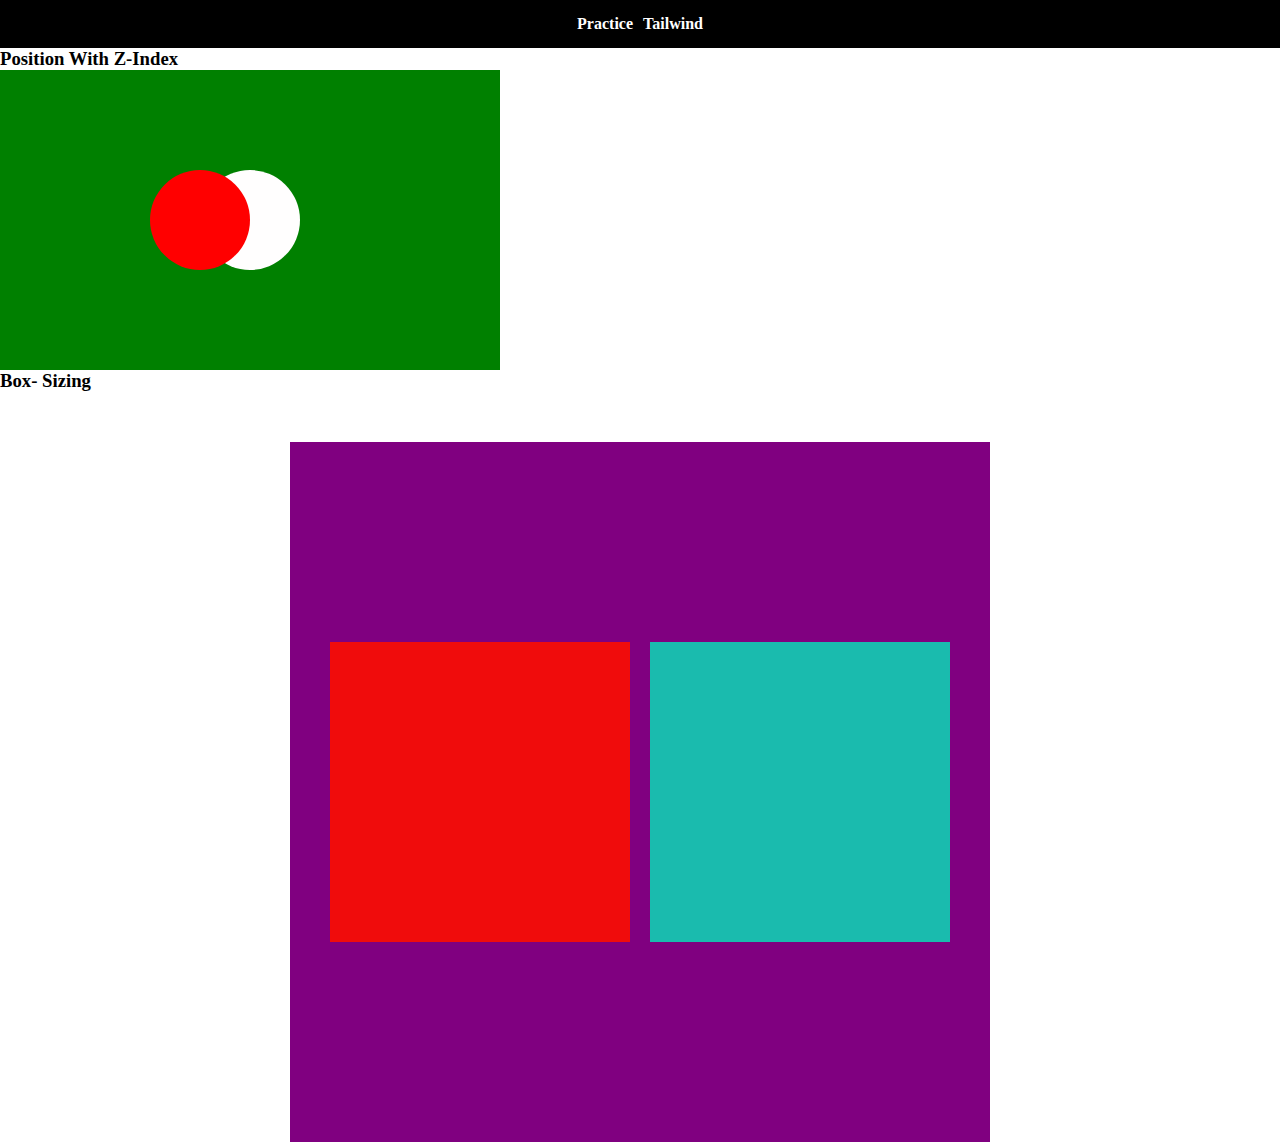
<file: index.html>
<!DOCTYPE html>
<html lang="en">
  <head>
    <meta charset="UTF-8" />
    <meta name="viewport" content="width=device-width, initial-scale=1.0" />
    <title>Document</title>
    <link rel="stylesheet" href="./index.css" />
  </head>

  <body>
<nav>
<ul>
  <li><a href="./project.html">Practice</a></li>
  <li><a href="./index-tw.html">Tailwind</a></li>
  
</ul>

</nav>




    <h3>Position With Z-Index</h3>
    <div class="flag_green">
      <div class="flag_rounded_red"></div>
      <div class="flag_rounded_white"></div>
      <div class="circle"></div>
    </div>
    <h3>Box- Sizing</h3>
    <div class="container">
      <div class="box_1"></div>
      <div class="box_2"></div>
    </div>
  </body>
</html>
</file>
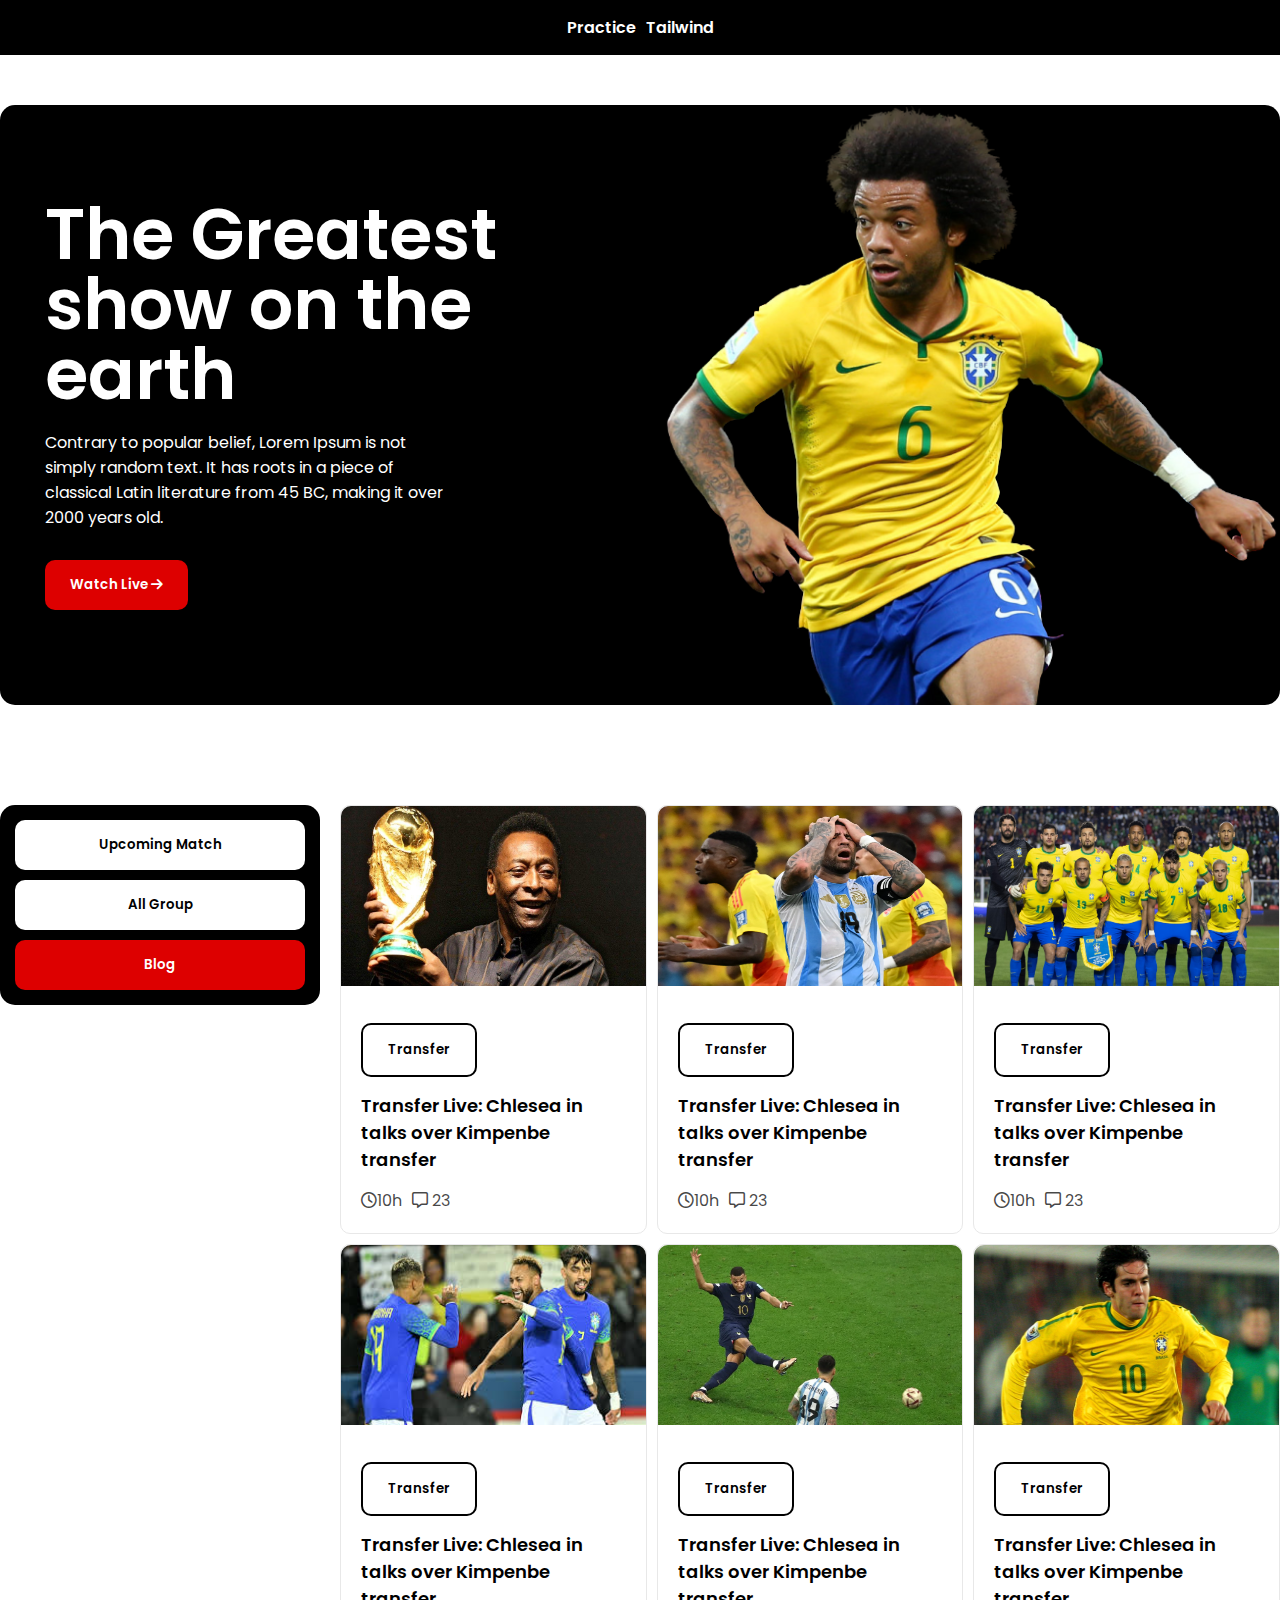
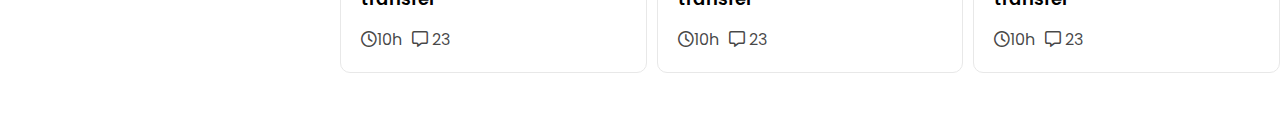
<file: project.html>
<!DOCTYPE html>
<html lang="en">
  <head>
    <meta charset="UTF-8" />
    <meta name="viewport" content="width=device-width, initial-scale=1.0" />
    <title>World Cup 2025</title>
    <!-- Google Font -->
    <link rel="preconnect" href="https://fonts.googleapis.com" />
    <link rel="preconnect" href="https://fonts.gstatic.com" crossorigin />
    <link
      href="https://fonts.googleapis.com/css2?family=Poppins:ital,wght@0,100;0,200;0,300;0,400;0,500;0,600;0,700;0,800;0,900;1,100;1,200;1,300;1,400;1,500;1,600;1,700;1,800;1,900&display=swap"
      rel="stylesheet"
    />
    <link rel="stylesheet" href="./project.css" />
    <!-- font awesome cdn -->
    <link
      rel="stylesheet"
      href="https://cdnjs.cloudflare.com/ajax/libs/font-awesome/6.7.2/css/all.min.css"
      integrity="sha512-Evv84Mr4kqVGRNSgIGL/F/aIDqQb7xQ2vcrdIwxfjThSH8CSR7PBEakCr51Ck+w+/U6swU2Im1vVX0SVk9ABhg=="
      crossorigin="anonymous"
      referrerpolicy="no-referrer"
    />
   
  </head>
  <body>
    <!-- nav -->
<nav>
<ul>
  <li><a href="./project.html">Practice</a></li>
  <li><a href="./index-tw.html">Tailwind</a></li>
  
</ul>

</nav>







      <section class="banner container">
        <div class="banner_left">
          <h2>The Greatest <br />show on the <br />earth</h2>
          <p>
            Contrary to popular belief, Lorem Ipsum is not simply random text.
            It has roots in a piece of classical Latin literature from 45 BC,
            making it over 2000 years old.
          </p>
          <button class="btn">
            Watch Live <i class="fa-solid fa-arrow-right"></i>
          </button>
        </div>

        <div class="banner_right">
          <img src="./assets/img/banner/banner-img.png" alt="" />
        </div>
      </section>
      <main>
<section class="upcoming_matches container">
<div class="upcoming_matches_left">
<button class="btn">Upcoming Match</button>
<button class="btn">All Group</button>
<button class="btn">Blog</button>

</div>
<div class="upcoming_matches_right">
<div class="card">
  <img src="./assets/img/matches/matches_1.jpg" alt="">
<div class="card_body">
    <button class="btn">Transfer</button>
  <h2>Transfer Live: Chlesea in talks over Kimpenbe transfer</h2>
  <div class="card_bottom">
    <span> <i class="fa-regular fa-clock"></i>10h </span>
    <span> <i class="fa-regular fa-message"></i> 23</span>
</div>
  </div>
</div> 
<div class="card">
  <img src="./assets/img/matches/matches_2.webp" alt="">
<div class="card_body">
    <button class="btn">Transfer</button>
  <h2>Transfer Live: Chlesea in talks over Kimpenbe transfer</h2>
  <div class="card_bottom">
    <span> <i class="fa-regular fa-clock"></i>10h </span>
    <span> <i class="fa-regular fa-message"></i> 23</span>
</div>
  </div>
</div> 
<div class="card">
  <img src="./assets/img/matches/matches_3.jpg" alt="">
<div class="card_body">
    <button class="btn">Transfer</button>
  <h2>Transfer Live: Chlesea in talks over Kimpenbe transfer</h2>
  <div class="card_bottom">
    <span> <i class="fa-regular fa-clock"></i>10h </span>
    <span> <i class="fa-regular fa-message"></i> 23</span>
</div>
  </div>
</div> 
<div class="card">
  <img src="./assets/img/matches/matches_4.jpeg" alt="">
<div class="card_body">
    <button class="btn">Transfer</button>
  <h2>Transfer Live: Chlesea in talks over Kimpenbe transfer</h2>
  <div class="card_bottom">
    <span> <i class="fa-regular fa-clock"></i>10h </span>
    <span> <i class="fa-regular fa-message"></i> 23</span>
</div>
  </div>
</div> 
<div class="card">
  <img src="./assets/img/matches/matches_5.webp" alt="">
<div class="card_body">
    <button class="btn">Transfer</button>
  <h2>Transfer Live: Chlesea in talks over Kimpenbe transfer</h2>
  <div class="card_bottom">
    <span> <i class="fa-regular fa-clock"></i>10h </span>
    <span> <i class="fa-regular fa-message"></i> 23</span>
    
</div>
  </div>
</div> 
<div class="card">
  <img src="./assets/img/matches/matches_6.jpg" alt="">
<div class="card_body">
    <button class="btn">Transfer</button>
  <h2>Transfer Live: Chlesea in talks over Kimpenbe transfer</h2>
  <div class="card_bottom">
    <span> <i class="fa-regular fa-clock"></i>10h </span>
    <span> <i class="fa-regular fa-message"></i> 23</span>
</div>
  </div>
</div> 
</div>







</section>









      </main>








  </body>
</html>
</file>
<file: index.css>
*{
  padding: 0px;
  margin: 0px;
}

nav ul {
  display: flex;
  list-style: none;
  gap: 10px  ;
  justify-content: center;

}
nav {
  background-color: black;
  padding: 15px 0;
  font-weight: 600;
}
nav ul li a {
  color: white;
  text-decoration: none;
}
nav ul li a:hover{
  color: purple;
  transition: 0.5s;
}
.container {
  height: 700px;
  width: 700px;
  background-color: purple;
  margin: auto;
  gap: 20px;

  /***** Using Flex *****/

  display: flex;
  justify-content: center;
  align-items: center;
  margin-top: 50px;
  /* **** Using Grid ****
display: grid;
place-content: center;

/* Using Position and transform 
position: relative; */
}
.box_1 {
  width: 300px;
  height: 300px;
  background-color: rgb(240, 12, 12);

  /* position: absolute;
    top: 50%;
    left: 50%;
    transform: translate(-50% , -50%); */
}
.box_2 {
  width: 300px;
  height: 300px;
  background-color: rgb(26, 187, 174);
}
.flag_green {
  height: 300px;
  width: 500px;
  background-color: green;
  position: relative;
}
.flag_rounded_red {
  height: 100px;
  width: 100px;
  background-color: red;
  border-radius: 50%;
  position: absolute;
  top: 50%;
  left: 40%;
  transform: translate(-50%, -50%);
  z-index: 3;
}
.flag_rounded_white {
  height: 100px;
  width: 100px;
  background-color: rgb(255, 254, 254);
  border-radius: 50%;
  position: absolute;
  top: 50%;
  left: 50%;
  transform: translate(-50%, -50%);
  z-index: 2;
}
</file>
<file: project.css>
*{
    box-sizing: border-box;
    padding: 0;
    margin: 0;
    font-family: "Poppins", sans-serif;
}
.container{
    max-width: 1280px;
    margin: auto;
}
.btn{
    background-color: #dd0000;
    padding: 15px 25px;
    border-radius: 10px;
    font-weight: 600;
    color: white;
    border: none;
}

/* Animation */
@keyframes banner_animation {
    0%{
opacity: 0;
transform: translate(-20px);
    }
50%{
opacity: 0.5;
transform: translate(-10px);
}
100%{
opacity: 1;
transform: translate(0px);
}
}

/* Animation_player  */
@keyframes banner_animation_player {
    0%{
opacity: 0.5;
transform: translate(-20px);
    }
50%{
opacity: 0.7;
transform: translate(-10px);
}
100%{
opacity: 1;
transform: translate(0px);
}
}




/* Custom style */
.banner{
    display: flex;
    align-items: center;
    background-color: black;
    color: white;
    border-radius: 15px;
    margin: 50px auto ;

animation: banner_animation 0.7s ease-out forwards ;

}
.banner_left h2 {
    font-size: 70px;
    font-weight: 600;
    line-height: 70px;
}
.banner_left p {
font-size: 16px;
color: #FFFFFF;
max-width: 65%;
margin-top: 20px;
margin-bottom: 30px;
margin-left: 0;
margin-right: 0;
}
.banner_left{
    padding-left: 45px;
    flex: 1;
}
img{
    max-width: 100%;
}
.banner_right {
    flex: 1;
}
.banner_right img {
    display: block;
    animation: banner_animation_player 1s ease-in infinite;
}
/* Upcoming matches */
.upcoming_matches{
    display: flex;
  
    padding: 50px 0;
    gap: 20px;
}
.upcoming_matches_left{
background-color: black;
width: 25%;
display: flex;
flex-direction: column;
gap: 10px;
padding: 15px;
border-radius: 15px;
height: fit-content;
}

.upcoming_matches_left .btn:nth-child(1) ,
.upcoming_matches_left .btn:nth-child(2) 
{ background-color: white;
    color: black;}


.upcoming_matches_right{
display: grid;
grid-template-columns: repeat(3,1fr);
flex: 1;
gap: 10px;
}
.upcoming_matches_right .card{
border: 1px solid rgb(232,232,232);
border-radius: 10px;
}
.upcoming_matches_right .card .btn{
background-color: white;
color: black;
border: 2px solid black;
pad: 8px 157px;
margin-top: 10px;
}
.upcoming_matches_right img{
height: 180px;
width: 100%;
border-radius: 10px 10px 0 0;
}
.upcoming_matches_right .card h2{
margin: 15px 0;
font-size: 18px;
font-weight: 600;
}
.card_bottom{
    display: flex;
    gap: 10px;
    color: #161616cc;
}
.card_body{
    padding: 20px;
}

/* Laptop / Tab */
@media  (max-width:992px) {
/* Container */
 .container{
    margin: 0 20px;
}
.banner h2 {
    font-size: 50px;
    line-height: 50px;
}




    .upcoming_matches{
        flex-direction: column;
    }
    .upcoming_matches_left{
        flex-direction: row;
        width: 100%;
        background-color: transparent;
    }
    .upcoming_matches_left > * {
        flex: 1;
    }
    .upcoming_matches_left .btn{
        border: 1px solid rgb(232, 232, 232);
    }
    .upcoming_matches_right {
        grid-template-columns: repeat(2,1fr);
    }
}

/* Nav  */


nav ul {
  display: flex;
  list-style: none;
  gap: 10px  ;
  justify-content: center;

}
nav {
  background-color: black;
  padding: 15px 0;
  font-weight: 600;
}
nav ul li a {
  color: white;
  text-decoration: none;
}
nav ul li a:hover{
  color: purple;
  transition: 0.5s;
}











/* Mobile */

@media (max-width:768px) {
/* Container */
 .container{
    margin: 0 10px;
}v

    .banner{
        flex-direction: column;
        text-align: center;
    }
    .banner .banner_left {
        margin-bottom: 50px;
        padding-left: 0 ;
        padding-top: 30px;
    }
 .banner .banner_left p {
    margin: 15px auto;
 
}
.upcoming_matches_left{
    display: flex;
    flex-direction: column;
}
.upcoming_matches_right{
  grid-template-columns: 1fr;
}
}
</file>
